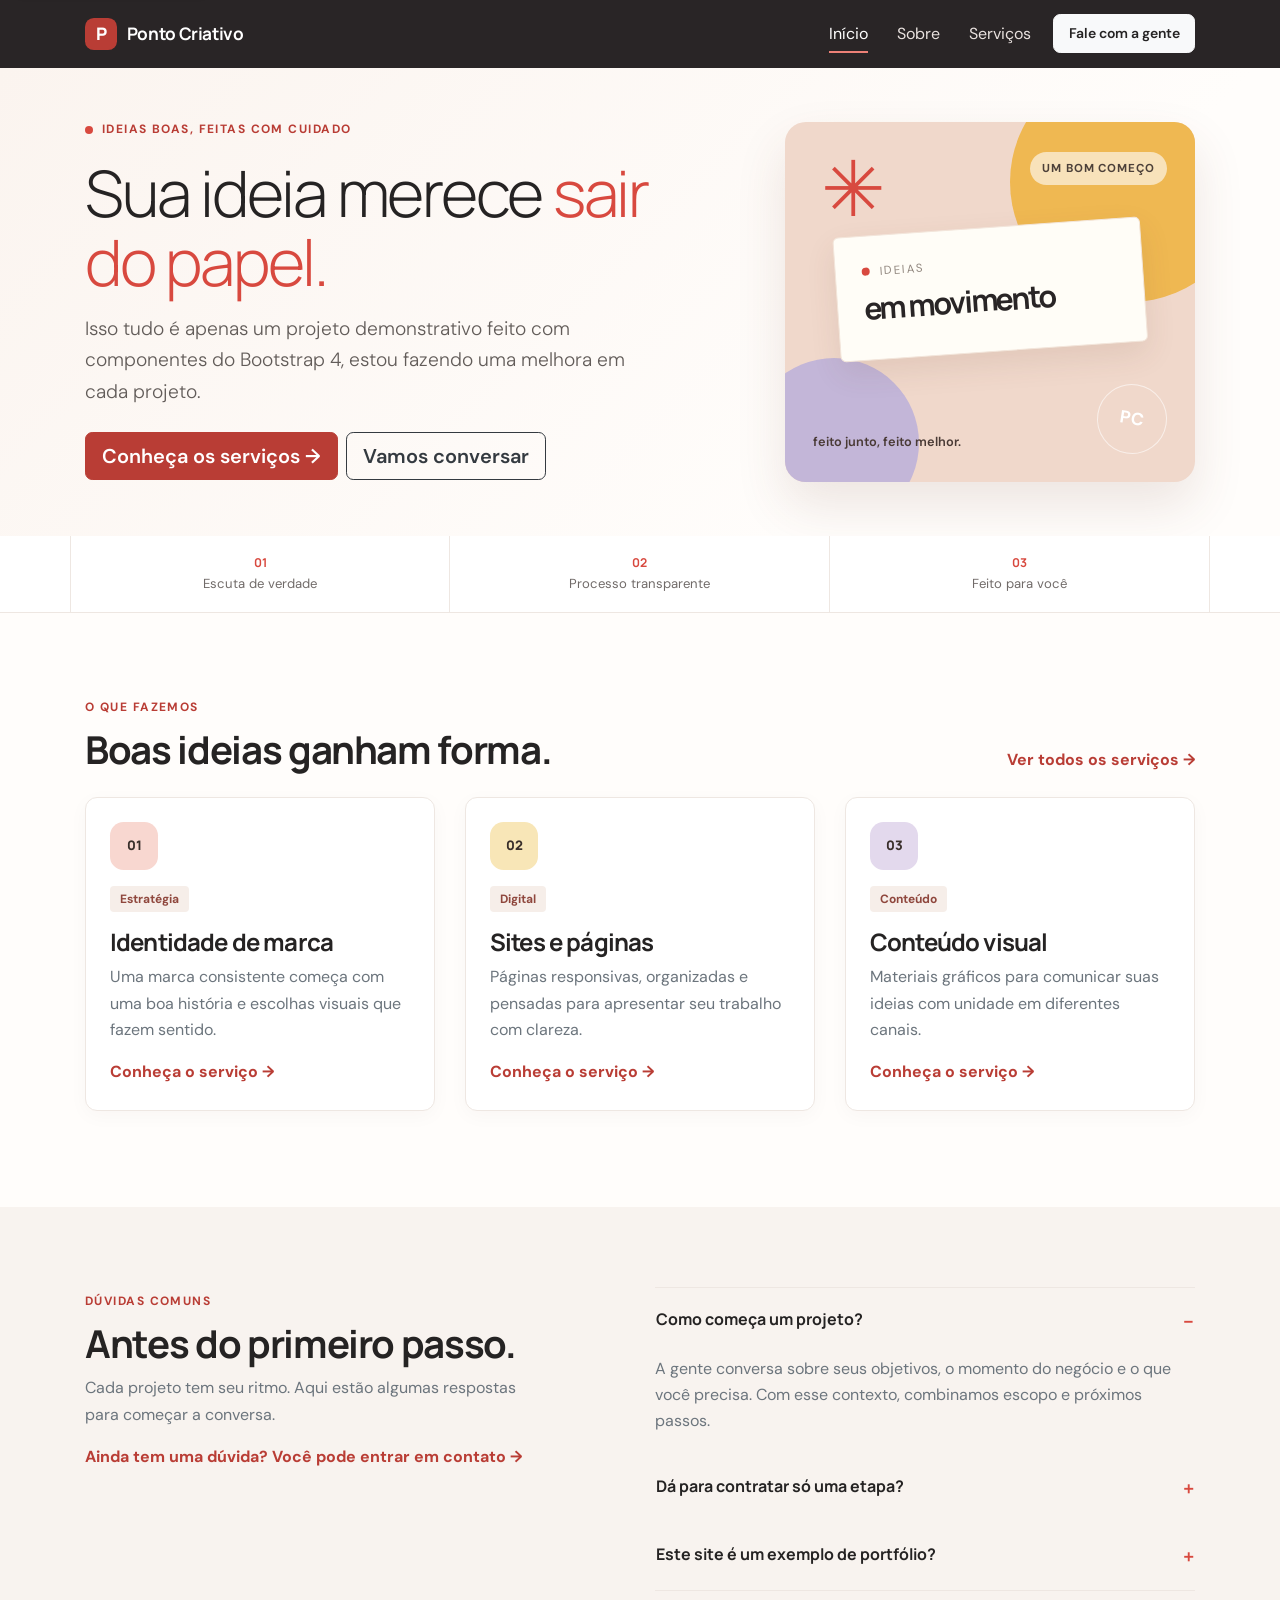
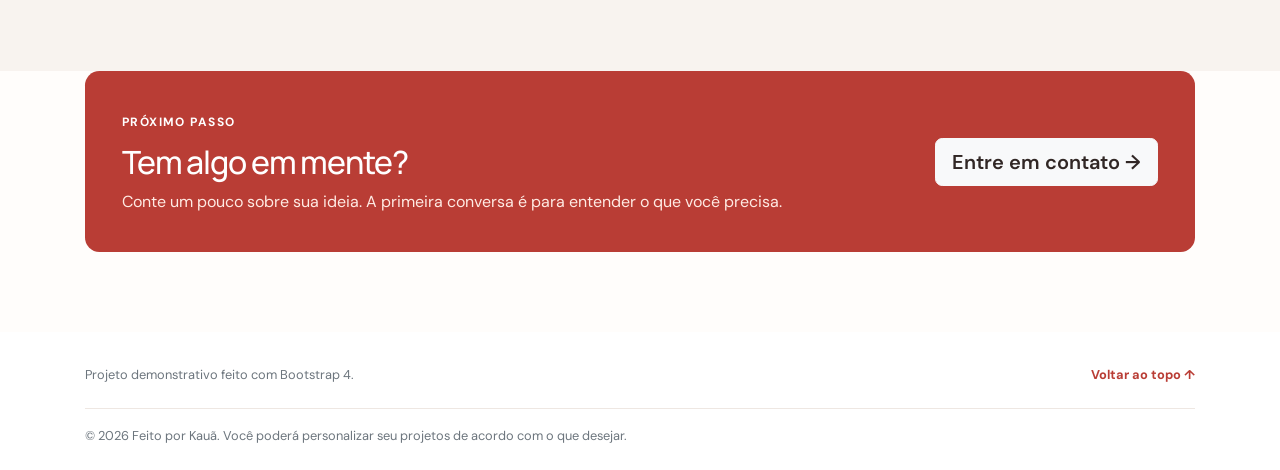
<file: index.html>
<!doctype html>
<html lang="pt-BR">
  <head>
    <meta charset="UTF-8" />
    <meta name="viewport" content="width=device-width, initial-scale=1, shrink-to-fit=no" />
    <meta name="description" content="Um projeto demonstrativo feito com componentes do Bootstrap 4." />
    <title>Início | Ponto Criativo</title>
    <link rel="stylesheet" href="https://cdn.jsdelivr.net/npm/bootstrap@4.6.2/dist/css/bootstrap.min.css" />
    <link rel="stylesheet" href="css/estilos.css" />
  </head>
  <body>
    <a class="skip-link" href="#conteudo">Pular para o conteúdo</a>
    <nav class="navbar navbar-expand-lg navbar-dark site-navbar sticky-top">
      <div class="container">
        <a class="navbar-brand d-flex align-items-center" href="index.html" aria-label="Ponto Criativo - início"
          ><span class="brand-mark" aria-hidden="true">P</span><span>Ponto Criativo</span></a
        >
        <button
          class="navbar-toggler"
          type="button"
          data-toggle="collapse"
          data-target="#navegacao"
          aria-controls="navegacao"
          aria-expanded="false"
          aria-label="Abrir ou fechar menu"
        >
          <span class="navbar-toggler-icon"></span>
        </button>
        <div class="collapse navbar-collapse" id="navegacao">
          <ul class="navbar-nav ml-auto align-items-lg-center">
            <li class="nav-item active">
              <a class="nav-link" href="index.html" aria-current="page"
                >Início <span class="sr-only">(página atual)</span></a
              >
            </li>
            <li class="nav-item"><a class="nav-link" href="sobre.html">Sobre</a></li>
            <li class="nav-item"><a class="nav-link" href="servicos.html">Serviços</a></li>
            <li class="nav-item ml-lg-2">
              <a class="btn btn-sm btn-light nav-cta" href="contato.html">Fale com a gente</a>
            </li>
          </ul>
        </div>
      </div>
    </nav>
    <main id="conteudo">
      <section class="hero-section">
        <div class="container">
          <div class="row align-items-center">
            <div class="col-lg-7 py-5 py-lg-6">
              <span class="eyebrow"><span class="eyebrow-dot"></span> Ideias boas, feitas com cuidado</span>
              <h1 class="display-4 hero-title mt-3">
                Sua ideia merece <span class="text-accent">sair do papel.</span>
              </h1>
              <p class="lead hero-copy mt-3">
                Isso tudo é apenas um projeto demonstrativo feito com componentes do Bootstrap 4, estou fazendo uma melhora em cada projeto.
              </p>
              <div class="d-flex flex-wrap mt-4">
                <a class="btn btn-primary btn-lg mr-2 mb-2" href="servicos.html"
                  >Conheça os serviços <span aria-hidden="true">→</span></a
                ><a class="btn btn-outline-dark btn-lg mb-2" href="contato.html">Vamos conversar</a>
              </div>
            </div>
            <div class="col-lg-5 pb-5 py-lg-5">
              <div class="hero-art" aria-label="Ilustração abstrata com formas coloridas e a palavra ideias" role="img">
                <div class="art-spark" aria-hidden="true">✳</div>
                <div class="art-label">um bom começo</div>
                <div class="art-note"><span class="note-dot"></span> IDEIAS<br /><strong>em movimento</strong></div>
                <div class="art-stamp" aria-hidden="true">PC</div>
                <div class="art-caption">feito junto, feito melhor.</div>
              </div>
            </div>
          </div>
        </div>
      </section>
      <section class="proof-strip" aria-label="Como trabalhamos">
        <div class="container">
          <div class="row text-center">
            <div class="col-4 proof-item"><strong>01</strong><span>Escuta de verdade</span></div>
            <div class="col-4 proof-item"><strong>02</strong><span>Processo transparente</span></div>
            <div class="col-4 proof-item"><strong>03</strong><span>Feito para você</span></div>
          </div>
        </div>
      </section>
      <section class="section-space">
        <div class="container">
          <div class="section-heading d-flex flex-column flex-md-row justify-content-between align-items-md-end mb-4">
            <div>
              <span class="eyebrow">O que fazemos</span>
              <h2 class="section-title mt-2 mb-0">Boas ideias ganham forma.</h2>
            </div>
            <a class="text-link mt-3 mt-md-0" href="servicos.html"
              >Ver todos os serviços <span aria-hidden="true">→</span></a
            >
          </div>
          <div class="row">
            <div class="col-md-4 mb-3">
              <article class="card service-card h-100">
                <div class="card-body p-4">
                  <div class="service-icon icon-coral" aria-hidden="true">01</div>
                  <span class="badge badge-soft mt-3">Estratégia</span>
                  <h3 class="h4 mt-3">Identidade de marca</h3>
                  <p class="card-text text-muted">
                    Uma marca consistente começa com uma boa história e escolhas visuais que fazem sentido.
                  </p>
                  <a class="stretched-link text-link" href="servicos.html#identidade"
                    >Conheça o serviço <span class="sr-only">de identidade de marca</span>
                    <span aria-hidden="true">→</span></a
                  >
                </div>
              </article>
            </div>
            <div class="col-md-4 mb-3">
              <article class="card service-card h-100">
                <div class="card-body p-4">
                  <div class="service-icon icon-yellow" aria-hidden="true">02</div>
                  <span class="badge badge-soft mt-3">Digital</span>
                  <h3 class="h4 mt-3">Sites e páginas</h3>
                  <p class="card-text text-muted">
                    Páginas responsivas, organizadas e pensadas para apresentar seu trabalho com clareza.
                  </p>
                  <a class="stretched-link text-link" href="servicos.html#sites"
                    >Conheça o serviço <span class="sr-only">de criação de sites</span>
                    <span aria-hidden="true">→</span></a
                  >
                </div>
              </article>
            </div>
            <div class="col-md-4 mb-3">
              <article class="card service-card h-100">
                <div class="card-body p-4">
                  <div class="service-icon icon-lilac" aria-hidden="true">03</div>
                  <span class="badge badge-soft mt-3">Conteúdo</span>
                  <h3 class="h4 mt-3">Conteúdo visual</h3>
                  <p class="card-text text-muted">
                    Materiais gráficos para comunicar suas ideias com unidade em diferentes canais.
                  </p>
                  <a class="stretched-link text-link" href="servicos.html#conteudo-visual"
                    >Conheça o serviço <span class="sr-only">de conteúdo visual</span>
                    <span aria-hidden="true">→</span></a
                  >
                </div>
              </article>
            </div>
          </div>
        </div>
      </section>
      <section class="faq-section section-space">
        <div class="container">
          <div class="row justify-content-between">
            <div class="col-lg-5 mb-4 mb-lg-0">
              <span class="eyebrow">Dúvidas comuns</span>
              <h2 class="section-title mt-2">Antes do primeiro passo.</h2>
              <p class="text-muted">
                Cada projeto tem seu ritmo. Aqui estão algumas respostas para começar a conversa.
              </p>
              <a class="text-link" href="contato.html"
                >Ainda tem uma dúvida? Você pode entrar em contato <span aria-hidden="true">→</span></a
              >
            </div>
            <div class="col-lg-6">
              <div id="duvidas" class="accordion">
                <div class="card faq-card">
                  <div class="card-header" id="perguntaUm">
                    <h3 class="mb-0">
                      <button
                        class="btn btn-link faq-toggle"
                        type="button"
                        data-toggle="collapse"
                        data-target="#respostaUm"
                        aria-expanded="true"
                        aria-controls="respostaUm"
                      >
                        Como começa um projeto?
                      </button>
                    </h3>
                  </div>
                  <div id="respostaUm" class="collapse show" aria-labelledby="perguntaUm" data-parent="#duvidas">
                    <div class="card-body text-muted">
                      A gente conversa sobre seus objetivos, o momento do negócio e o que você precisa. Com esse
                      contexto, combinamos escopo e próximos passos.
                    </div>
                  </div>
                </div>
                <div class="card faq-card">
                  <div class="card-header" id="perguntaDois">
                    <h3 class="mb-0">
                      <button
                        class="btn btn-link faq-toggle collapsed"
                        type="button"
                        data-toggle="collapse"
                        data-target="#respostaDois"
                        aria-expanded="false"
                        aria-controls="respostaDois"
                      >
                        Dá para contratar só uma etapa?
                      </button>
                    </h3>
                  </div>
                  <div id="respostaDois" class="collapse" aria-labelledby="perguntaDois" data-parent="#duvidas">
                    <div class="card-body text-muted">
                      Sim. O escopo depende da necessidade. Podemos conversar sobre uma entrega específica ou sobre um
                      trabalho mais completo.
                    </div>
                  </div>
                </div>
                <div class="card faq-card">
                  <div class="card-header" id="perguntaTres">
                    <h3 class="mb-0">
                      <button
                        class="btn btn-link faq-toggle collapsed"
                        type="button"
                        data-toggle="collapse"
                        data-target="#respostaTres"
                        aria-expanded="false"
                        aria-controls="respostaTres"
                      >
                        Este site é um exemplo de portfólio?
                      </button>
                    </h3>
                  </div>
                  <div id="respostaTres" class="collapse" aria-labelledby="perguntaTres" data-parent="#duvidas">
                    <div class="card-body text-muted">
                      Sim. O propósito deste projeto demonstrativo é praticar componentes do Bootstrap.
                    </div>
                  </div>
                </div>
              </div>
            </div>
          </div>
        </div>
      </section>
      <section class="container section-space pt-0">
        <div class="contact-banner d-md-flex align-items-center justify-content-between">
          <div>
            <span class="eyebrow eyebrow-light">Próximo passo</span>
            <h2 class="h2 mt-2 mb-2">Tem algo em mente?</h2>
            <p class="mb-md-0">
              Conte um pouco sobre sua ideia. A primeira conversa é para entender o que você precisa.
            </p>
          </div>
          <a class="btn btn-light btn-lg mt-3 mt-md-0" href="contato.html"
            >Entre em contato <span aria-hidden="true">→</span></a
          >
        </div>
      </section>
    </main>
    <footer class="site-footer">
      <div class="container d-flex flex-column flex-md-row justify-content-between align-items-md-center">
        <p class="small text-muted my-3 my-md-0">Projeto demonstrativo feito com Bootstrap 4.</p>
        <a class="small text-link" href="#conteudo">Voltar ao topo ↑</a>
      </div>
      <div class="container">
        <hr />
        <p class="small text-muted mb-0">
          © <span data-ano-atual>2026</span> Feito por Kauã. Você poderá personalizar seu projetos de acordo com o que desejar.
        </p>
      </div>
    </footer>
    <script src="https://code.jquery.com/jquery-3.5.1.slim.min.js"></script>
    <script src="https://cdn.jsdelivr.net/npm/popper.js@1.16.1/dist/umd/popper.min.js"></script>
    <script src="https://cdn.jsdelivr.net/npm/bootstrap@4.6.2/dist/js/bootstrap.min.js"></script>
    <script src="js/script.js"></script>
  </body>
</html>
</file>
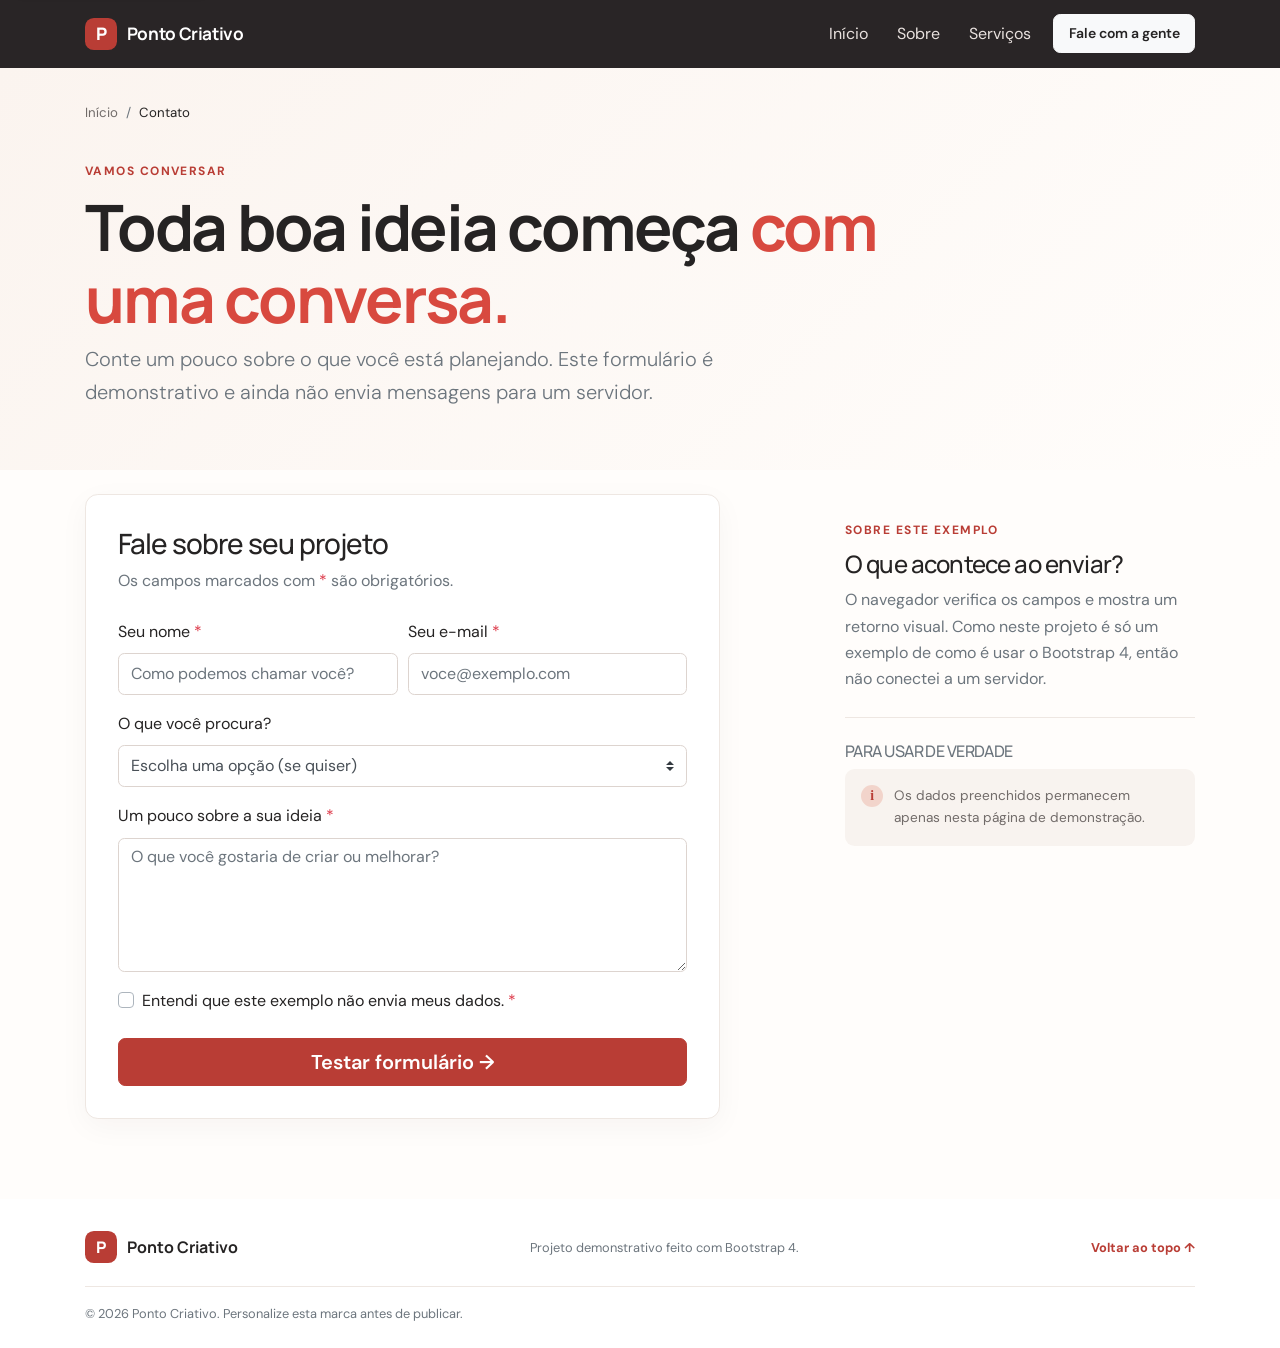
<file: contato.html>
<!doctype html>
<html lang="pt-BR">
  <head>
    <meta charset="UTF-8" />
    <meta name="viewport" content="width=device-width, initial-scale=1, shrink-to-fit=no" />
    <meta name="description" content="Entre em contato pelo formulário demonstrativo do projeto Ponto Criativo." />
    <title>Contato | Ponto Criativo</title>
    <link rel="stylesheet" href="https://cdn.jsdelivr.net/npm/bootstrap@4.6.2/dist/css/bootstrap.min.css" />
    <link rel="stylesheet" href="css/estilos.css" />
  </head>
  <body>
    <a class="skip-link" href="#conteudo">Pular para o conteúdo</a>
    <nav class="navbar navbar-expand-lg navbar-dark site-navbar sticky-top">
      <div class="container">
        <a class="navbar-brand d-flex align-items-center" href="index.html" aria-label="Ponto Criativo - início"
          ><span class="brand-mark" aria-hidden="true">P</span><span>Ponto Criativo</span></a
        ><button
          class="navbar-toggler"
          type="button"
          data-toggle="collapse"
          data-target="#navegacao"
          aria-controls="navegacao"
          aria-expanded="false"
          aria-label="Abrir ou fechar menu"
        >
          <span class="navbar-toggler-icon"></span>
        </button>
        <div class="collapse navbar-collapse" id="navegacao">
          <ul class="navbar-nav ml-auto align-items-lg-center">
            <li class="nav-item"><a class="nav-link" href="index.html">Início</a></li>
            <li class="nav-item"><a class="nav-link" href="sobre.html">Sobre</a></li>
            <li class="nav-item"><a class="nav-link" href="servicos.html">Serviços</a></li>
            <li class="nav-item active ml-lg-2">
              <a class="btn btn-sm btn-light nav-cta" href="contato.html" aria-current="page"
                >Fale com a gente <span class="sr-only">(página atual)</span></a
              >
            </li>
          </ul>
        </div>
      </div>
    </nav>
    <main id="conteudo">
      <header class="page-hero">
        <div class="container">
          <nav aria-label="Navegação estrutural">
            <ol class="breadcrumb">
              <li class="breadcrumb-item"><a href="index.html">Início</a></li>
              <li class="breadcrumb-item active" aria-current="page">Contato</li>
            </ol>
          </nav>
          <span class="eyebrow">Vamos conversar</span>
          <h1 class="page-title mt-2">Toda boa ideia começa <span class="text-accent">com uma conversa.</span></h1>
          <p class="lead text-muted col-lg-8 px-0">
            Conte um pouco sobre o que você está planejando. Este formulário é demonstrativo e ainda não envia mensagens
            para um servidor.
          </p>
        </div>
      </header>
      <section class="container section-space pt-4">
        <div class="row">
          <div class="col-lg-7 mb-4 mb-lg-0">
            <div class="contact-card">
              <h2 class="h3 mb-2">Fale sobre seu projeto</h2>
              <p class="text-muted mb-4">
                Os campos marcados com <span class="text-danger" aria-hidden="true">*</span> são obrigatórios.
              </p>
              <form id="formulario-contato" novalidate>
                <div class="form-row">
                  <div class="form-group col-md-6">
                    <label for="nome">Seu nome <span class="text-danger" aria-hidden="true">*</span></label
                    ><input
                      type="text"
                      class="form-control"
                      id="nome"
                      name="nome"
                      autocomplete="name"
                      placeholder="Como podemos chamar você?"
                      required
                    />
                    <div class="invalid-feedback">Informe seu nome.</div>
                  </div>
                  <div class="form-group col-md-6">
                    <label for="email">Seu e-mail <span class="text-danger" aria-hidden="true">*</span></label
                    ><input
                      type="email"
                      class="form-control"
                      id="email"
                      name="email"
                      autocomplete="email"
                      placeholder="voce@exemplo.com"
                      required
                    />
                    <div class="invalid-feedback">Digite um e-mail válido.</div>
                  </div>
                </div>
                <div class="form-group">
                  <label for="assunto">O que você procura?</label
                  ><select class="custom-select" id="assunto" name="assunto">
                    <option value="" selected>Escolha uma opção (se quiser)</option>
                    <option value="identidade">Identidade visual</option>
                    <option value="site">Site ou página</option>
                    <option value="conteudo">Conteúdo visual</option>
                    <option value="outro">Ainda estou pensando</option>
                  </select>
                </div>
                <div class="form-group">
                  <label for="mensagem"
                    >Um pouco sobre a sua ideia <span class="text-danger" aria-hidden="true">*</span></label
                  ><textarea
                    class="form-control"
                    id="mensagem"
                    name="mensagem"
                    rows="5"
                    placeholder="O que você gostaria de criar ou melhorar?"
                    required
                  ></textarea>
                  <div class="invalid-feedback">Escreva uma breve mensagem para continuar.</div>
                </div>
                <div class="custom-control custom-checkbox mb-4">
                  <input type="checkbox" class="custom-control-input" id="consentimento" required /><label
                    class="custom-control-label"
                    for="consentimento"
                    >Entendi que este exemplo não envia meus dados.
                    <span class="text-danger" aria-hidden="true">*</span></label
                  >
                  <div class="invalid-feedback">Marque esta opção para continuar.</div>
                </div>
                <button class="btn btn-primary btn-lg btn-block" type="submit">
                  Testar formulário <span aria-hidden="true">→</span>
                </button>
                <div
                  id="retorno-formulario"
                  class="alert alert-info mt-3 mb-0 d-none"
                  role="status"
                  aria-live="polite"
                ></div>
              </form>
            </div>
          </div>
          <aside class="col-lg-4 offset-lg-1">
            <div class="contact-aside">
              <span class="eyebrow">Sobre este exemplo</span>
              <h2 class="h4 mt-2">O que acontece ao enviar?</h2>
              <p class="text-muted">
                O navegador verifica os campos e mostra um retorno visual. Como neste projeto é só um exemplo de como é usar o Bootstrap 4, então não conectei a um servidor.
              </p>
              <hr />
              <h3 class="h6 text-uppercase text-muted">Para usar de verdade</h3>
              <div class="aside-tip">
                <span class="aside-tip-mark" aria-hidden="true">i</span
                ><span>Os dados preenchidos permanecem apenas nesta página de demonstração.</span>
              </div>
            </div>
          </aside>
        </div>
      </section>
    </main>
    <footer class="site-footer">
      <div class="container d-flex flex-column flex-md-row justify-content-between align-items-md-center">
        <a class="footer-brand" href="index.html"
          ><span class="brand-mark" aria-hidden="true">P</span> Ponto Criativo</a
        >
        <p class="small text-muted my-3 my-md-0">Projeto demonstrativo feito com Bootstrap 4.</p>
        <a class="small text-link" href="#conteudo">Voltar ao topo ↑</a>
      </div>
      <div class="container">
        <hr />
        <p class="small text-muted mb-0">
          © <span data-ano-atual>2026</span> Ponto Criativo. Personalize esta marca antes de publicar.
        </p>
      </div>
    </footer>
    <script src="https://code.jquery.com/jquery-3.5.1.slim.min.js"></script>
    <script src="https://cdn.jsdelivr.net/npm/popper.js@1.16.1/dist/umd/popper.min.js"></script>
    <script src="https://cdn.jsdelivr.net/npm/bootstrap@4.6.2/dist/js/bootstrap.min.js"></script>
    <script src="js/script.js"></script>
  </body>
</html>
</file>
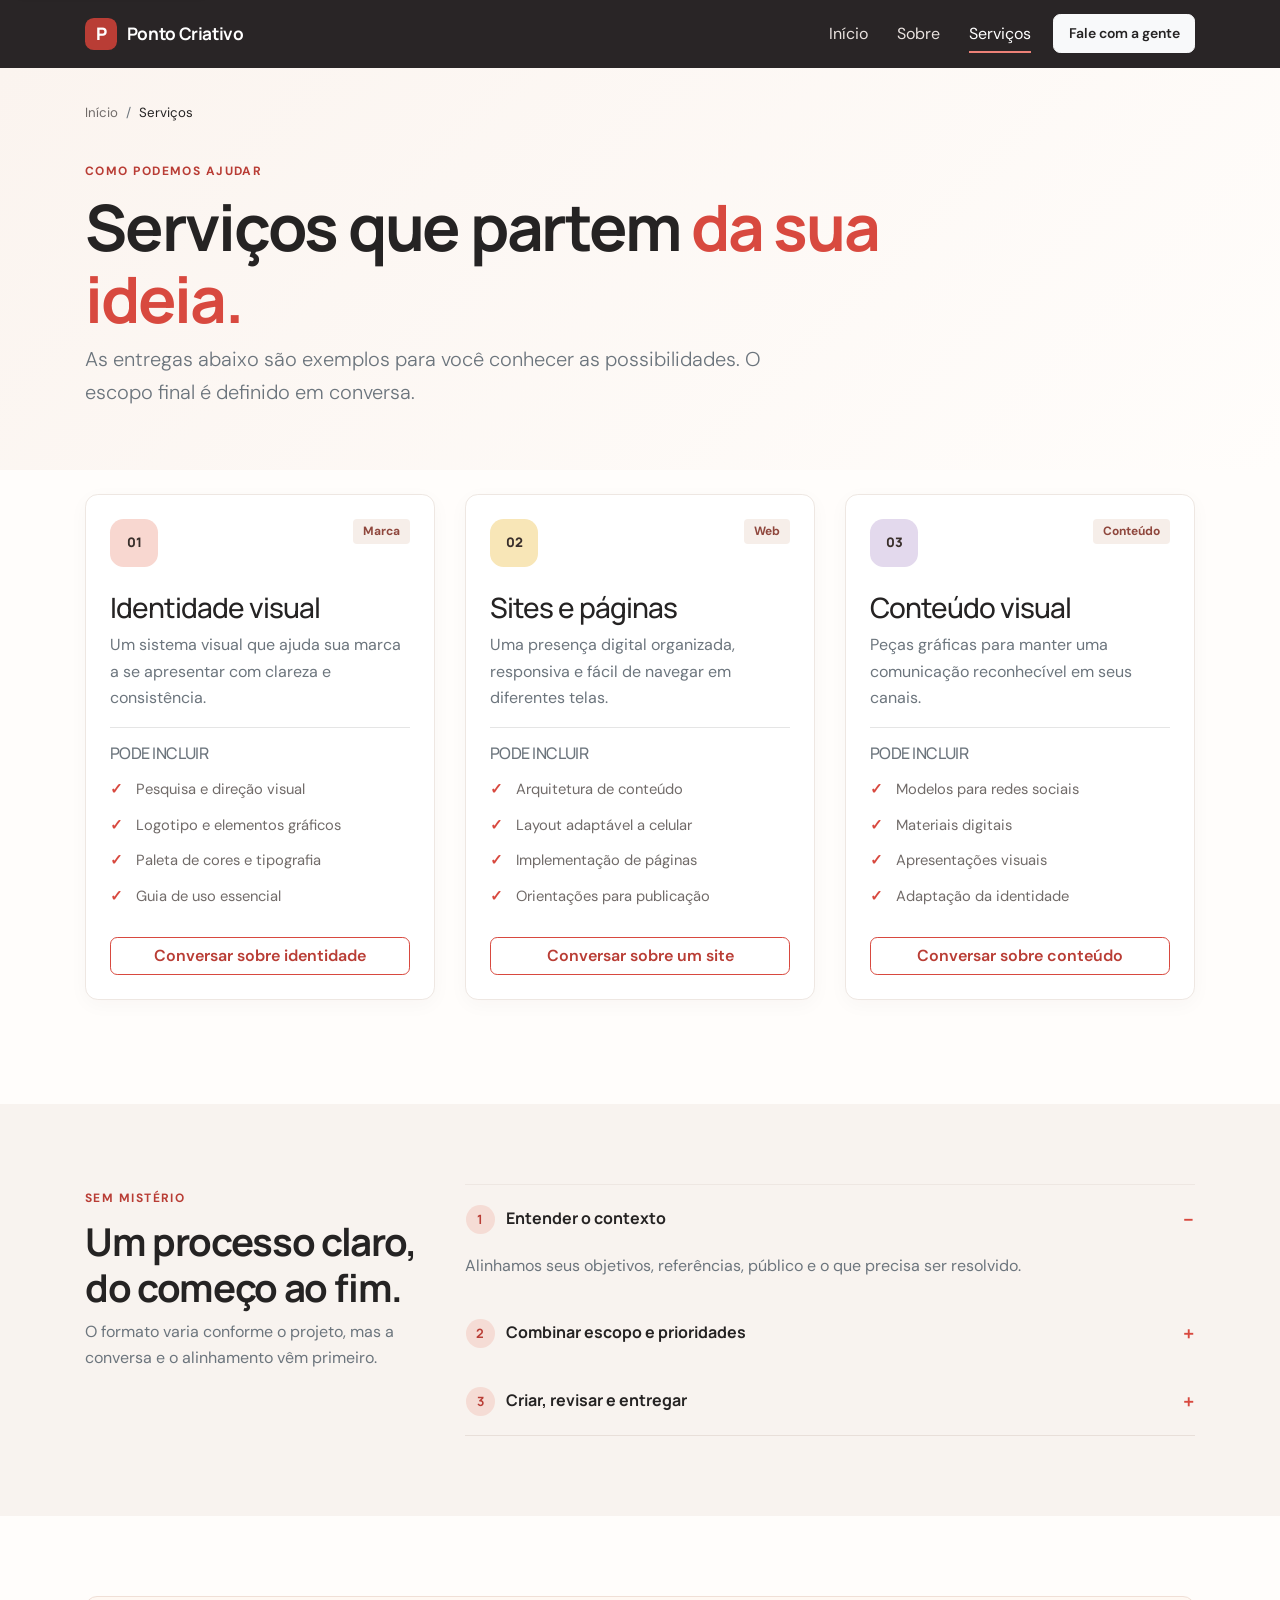
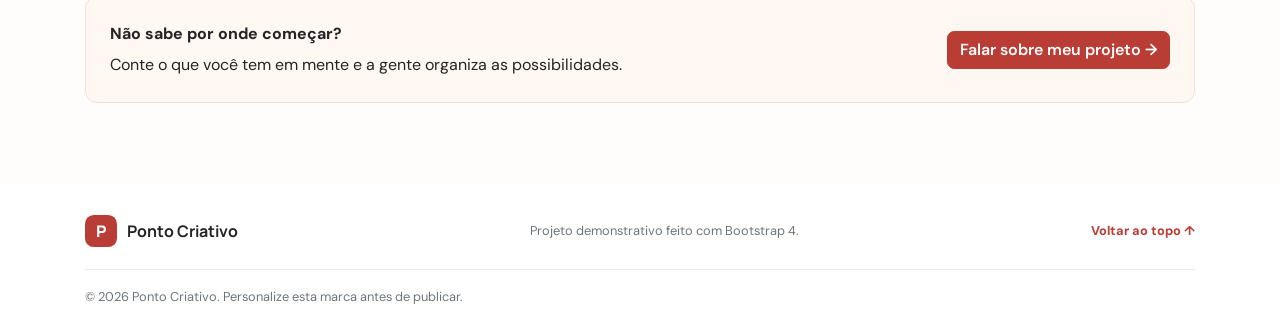
<file: servicos.html>
<!doctype html>
<html lang="pt-BR">
  <head>
    <meta charset="UTF-8" />
    <meta name="viewport" content="width=device-width, initial-scale=1, shrink-to-fit=no" />
    <meta name="description" content="Conheça os serviços demonstrativos de identidade visual, sites e conteúdo." />
    <title>Serviços | Ponto Criativo</title>
    <link rel="stylesheet" href="https://cdn.jsdelivr.net/npm/bootstrap@4.6.2/dist/css/bootstrap.min.css" />
    <link rel="stylesheet" href="css/estilos.css" />
  </head>
  <body>
    <a class="skip-link" href="#conteudo">Pular para o conteúdo</a>
    <nav class="navbar navbar-expand-lg navbar-dark site-navbar sticky-top">
      <div class="container">
        <a class="navbar-brand d-flex align-items-center" href="index.html" aria-label="Ponto Criativo - início"
          ><span class="brand-mark" aria-hidden="true">P</span><span>Ponto Criativo</span></a
        ><button
          class="navbar-toggler"
          type="button"
          data-toggle="collapse"
          data-target="#navegacao"
          aria-controls="navegacao"
          aria-expanded="false"
          aria-label="Abrir ou fechar menu"
        >
          <span class="navbar-toggler-icon"></span>
        </button>
        <div class="collapse navbar-collapse" id="navegacao">
          <ul class="navbar-nav ml-auto align-items-lg-center">
            <li class="nav-item"><a class="nav-link" href="index.html">Início</a></li>
            <li class="nav-item"><a class="nav-link" href="sobre.html">Sobre</a></li>
            <li class="nav-item active">
              <a class="nav-link" href="servicos.html" aria-current="page"
                >Serviços <span class="sr-only">(página atual)</span></a
              >
            </li>
            <li class="nav-item ml-lg-2">
              <a class="btn btn-sm btn-light nav-cta" href="contato.html">Fale com a gente</a>
            </li>
          </ul>
        </div>
      </div>
    </nav>
    <main id="conteudo">
      <header class="page-hero">
        <div class="container">
          <nav aria-label="Navegação estrutural">
            <ol class="breadcrumb">
              <li class="breadcrumb-item"><a href="index.html">Início</a></li>
              <li class="breadcrumb-item active" aria-current="page">Serviços</li>
            </ol>
          </nav>
          <span class="eyebrow">Como podemos ajudar</span>
          <h1 class="page-title mt-2">Serviços que partem <span class="text-accent">da sua ideia.</span></h1>
          <p class="lead text-muted col-lg-8 px-0">
            As entregas abaixo são exemplos para você conhecer as possibilidades. O escopo final é definido em conversa.
          </p>
        </div>
      </header>
      <section class="container section-space pt-4">
        <div class="row">
          <div class="col-lg-4 mb-4" id="identidade">
            <article class="card service-detail h-100">
              <div class="card-body p-4">
                <div class="d-flex justify-content-between align-items-start">
                  <div class="service-icon icon-coral" aria-hidden="true">01</div>
                  <span class="badge badge-soft">Marca</span>
                </div>
                <h2 class="h3 mt-4">Identidade visual</h2>
                <p class="text-muted">
                  Um sistema visual que ajuda sua marca a se apresentar com clareza e consistência.
                </p>
                <hr />
                <h3 class="h6 text-uppercase text-muted">Pode incluir</h3>
                <ul class="list-unstyled service-list">
                  <li>Pesquisa e direção visual</li>
                  <li>Logotipo e elementos gráficos</li>
                  <li>Paleta de cores e tipografia</li>
                  <li>Guia de uso essencial</li>
                </ul>
                <a class="btn btn-outline-primary btn-block mt-4" href="contato.html?assunto=identidade"
                  >Conversar sobre identidade</a
                >
              </div>
            </article>
          </div>
          <div class="col-lg-4 mb-4" id="sites">
            <article class="card service-detail h-100">
              <div class="card-body p-4">
                <div class="d-flex justify-content-between align-items-start">
                  <div class="service-icon icon-yellow" aria-hidden="true">02</div>
                  <span class="badge badge-soft">Web</span>
                </div>
                <h2 class="h3 mt-4">Sites e páginas</h2>
                <p class="text-muted">
                  Uma presença digital organizada, responsiva e fácil de navegar em diferentes telas.
                </p>
                <hr />
                <h3 class="h6 text-uppercase text-muted">Pode incluir</h3>
                <ul class="list-unstyled service-list">
                  <li>Arquitetura de conteúdo</li>
                  <li>Layout adaptável a celular</li>
                  <li>Implementação de páginas</li>
                  <li>Orientações para publicação</li>
                </ul>
                <a class="btn btn-outline-primary btn-block mt-4" href="contato.html?assunto=site"
                  >Conversar sobre um site</a
                >
              </div>
            </article>
          </div>
          <div class="col-lg-4 mb-4" id="conteudo-visual">
            <article class="card service-detail h-100">
              <div class="card-body p-4">
                <div class="d-flex justify-content-between align-items-start">
                  <div class="service-icon icon-lilac" aria-hidden="true">03</div>
                  <span class="badge badge-soft">Conteúdo</span>
                </div>
                <h2 class="h3 mt-4">Conteúdo visual</h2>
                <p class="text-muted">Peças gráficas para manter uma comunicação reconhecível em seus canais.</p>
                <hr />
                <h3 class="h6 text-uppercase text-muted">Pode incluir</h3>
                <ul class="list-unstyled service-list">
                  <li>Modelos para redes sociais</li>
                  <li>Materiais digitais</li>
                  <li>Apresentações visuais</li>
                  <li>Adaptação da identidade</li>
                </ul>
                <a class="btn btn-outline-primary btn-block mt-4" href="contato.html?assunto=conteudo"
                  >Conversar sobre conteúdo</a
                >
              </div>
            </article>
          </div>
        </div>
      </section>
      <section class="process-section section-space">
        <div class="container">
          <div class="row align-items-start">
            <div class="col-lg-4 mb-4">
              <span class="eyebrow">Sem mistério</span>
              <h2 class="section-title mt-2">Um processo claro, do começo ao fim.</h2>
              <p class="text-muted">O formato varia conforme o projeto, mas a conversa e o alinhamento vêm primeiro.</p>
            </div>
            <div class="col-lg-8">
              <div id="processo" class="accordion process-accordion">
                <div class="card">
                  <div class="card-header" id="etapaUm">
                    <h3 class="mb-0">
                      <button
                        class="btn btn-link faq-toggle"
                        type="button"
                        data-toggle="collapse"
                        data-target="#etapaConteudoUm"
                        aria-expanded="true"
                        aria-controls="etapaConteudoUm"
                      >
                        <span class="step-number">1</span> Entender o contexto
                      </button>
                    </h3>
                  </div>
                  <div id="etapaConteudoUm" class="collapse show" aria-labelledby="etapaUm" data-parent="#processo">
                    <div class="card-body text-muted">
                      Alinhamos seus objetivos, referências, público e o que precisa ser resolvido.
                    </div>
                  </div>
                </div>
                <div class="card">
                  <div class="card-header" id="etapaDois">
                    <h3 class="mb-0">
                      <button
                        class="btn btn-link faq-toggle collapsed"
                        type="button"
                        data-toggle="collapse"
                        data-target="#etapaConteudoDois"
                        aria-expanded="false"
                        aria-controls="etapaConteudoDois"
                      >
                        <span class="step-number">2</span> Combinar escopo e prioridades
                      </button>
                    </h3>
                  </div>
                  <div id="etapaConteudoDois" class="collapse" aria-labelledby="etapaDois" data-parent="#processo">
                    <div class="card-body text-muted">
                      Definimos o que será feito, quais materiais são necessários e como organizar as etapas.
                    </div>
                  </div>
                </div>
                <div class="card">
                  <div class="card-header" id="etapaTres">
                    <h3 class="mb-0">
                      <button
                        class="btn btn-link faq-toggle collapsed"
                        type="button"
                        data-toggle="collapse"
                        data-target="#etapaConteudoTres"
                        aria-expanded="false"
                        aria-controls="etapaConteudoTres"
                      >
                        <span class="step-number">3</span> Criar, revisar e entregar
                      </button>
                    </h3>
                  </div>
                  <div id="etapaConteudoTres" class="collapse" aria-labelledby="etapaTres" data-parent="#processo">
                    <div class="card-body text-muted">
                      O trabalho avança com pontos de revisão combinados e uma entrega organizada ao final.
                    </div>
                  </div>
                </div>
              </div>
            </div>
          </div>
        </div>
      </section>
      <section class="container section-space">
        <div class="alert alert-note d-md-flex align-items-center justify-content-between mb-0" role="note">
          <div>
            <strong>Não sabe por onde começar?</strong>
            <p class="mb-md-0 mt-1">Conte o que você tem em mente e a gente organiza as possibilidades.</p>
          </div>
          <a class="btn btn-primary mt-3 mt-md-0" href="contato.html"
            >Falar sobre meu projeto <span aria-hidden="true">→</span></a
          >
        </div>
      </section>
    </main>
    <footer class="site-footer">
      <div class="container d-flex flex-column flex-md-row justify-content-between align-items-md-center">
        <a class="footer-brand" href="index.html"
          ><span class="brand-mark" aria-hidden="true">P</span> Ponto Criativo</a
        >
        <p class="small text-muted my-3 my-md-0">Projeto demonstrativo feito com Bootstrap 4.</p>
        <a class="small text-link" href="#conteudo">Voltar ao topo ↑</a>
      </div>
      <div class="container">
        <hr />
        <p class="small text-muted mb-0">
          © <span data-ano-atual>2026</span> Ponto Criativo. Personalize esta marca antes de publicar.
        </p>
      </div>
    </footer>
    <script src="https://code.jquery.com/jquery-3.5.1.slim.min.js"></script>
    <script src="https://cdn.jsdelivr.net/npm/popper.js@1.16.1/dist/umd/popper.min.js"></script>
    <script src="https://cdn.jsdelivr.net/npm/bootstrap@4.6.2/dist/js/bootstrap.min.js"></script>
    <script src="js/script.js"></script>
  </body>
</html>
</file>
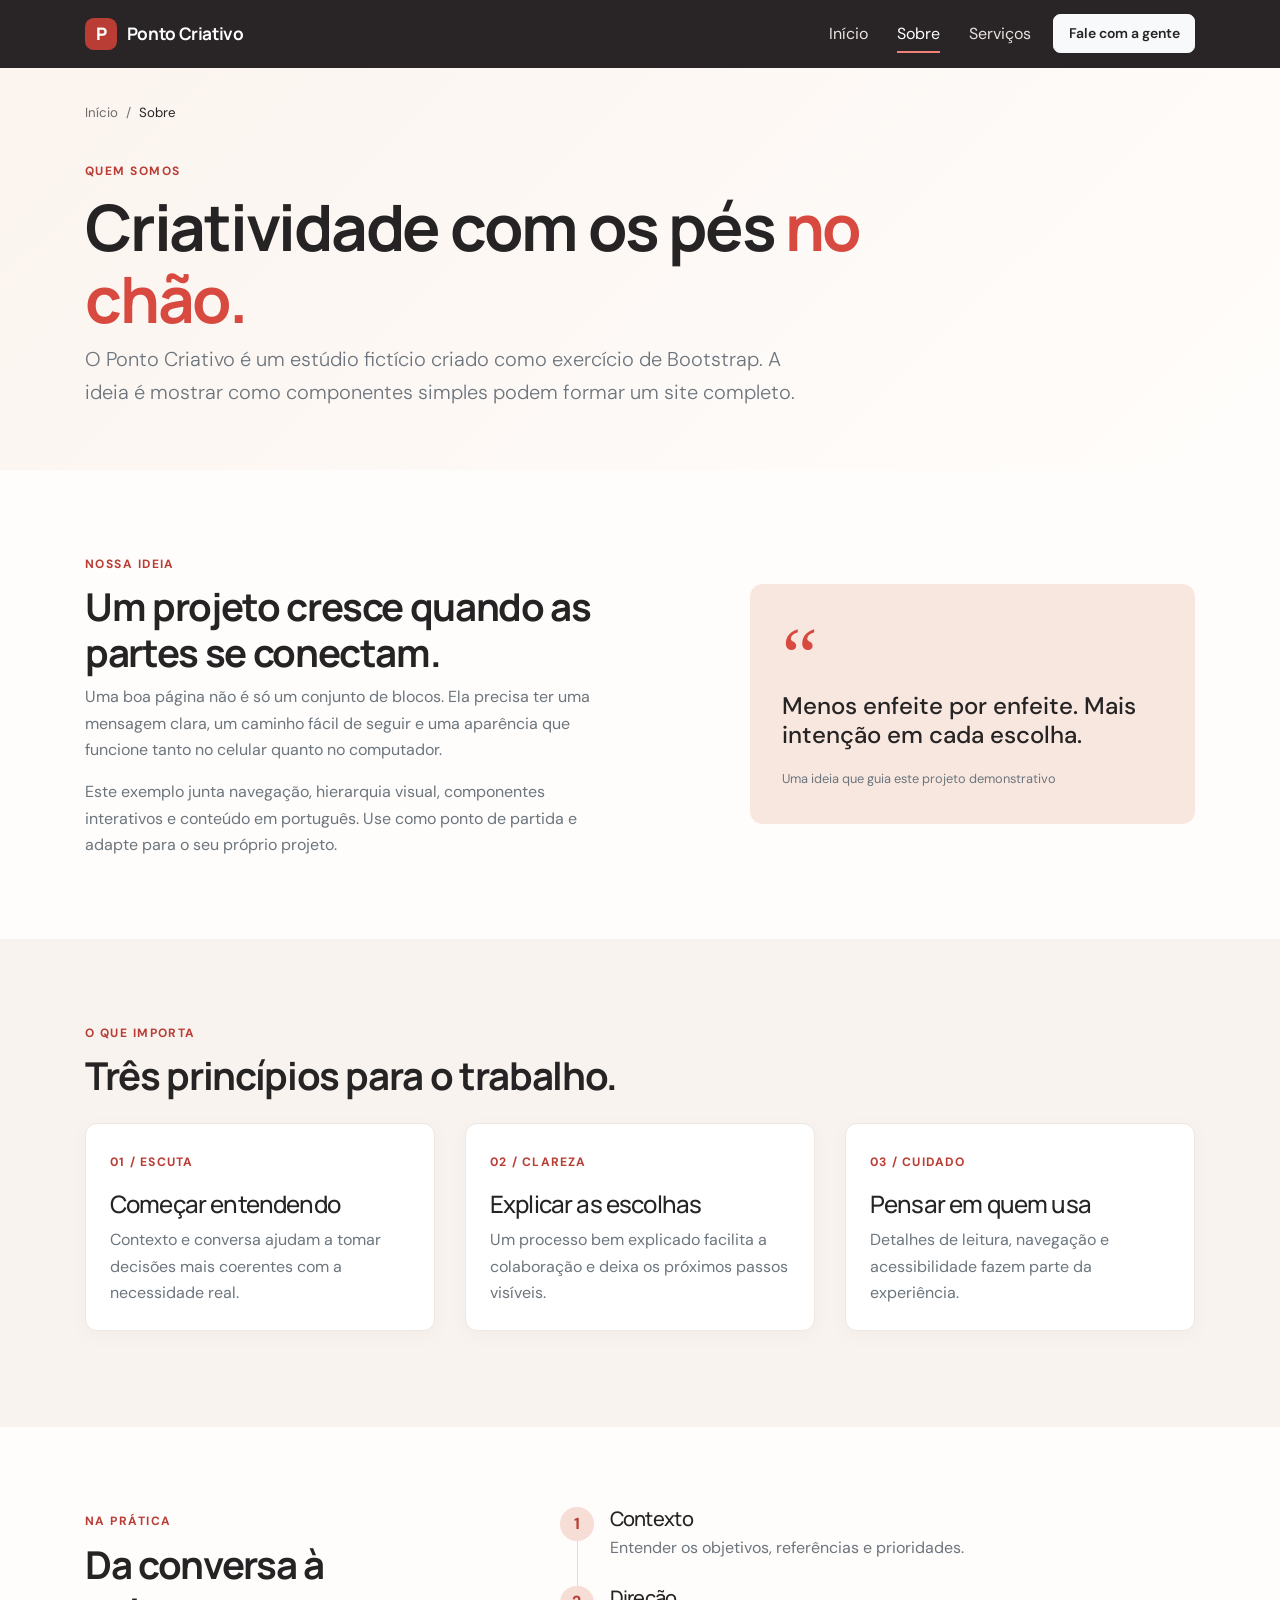
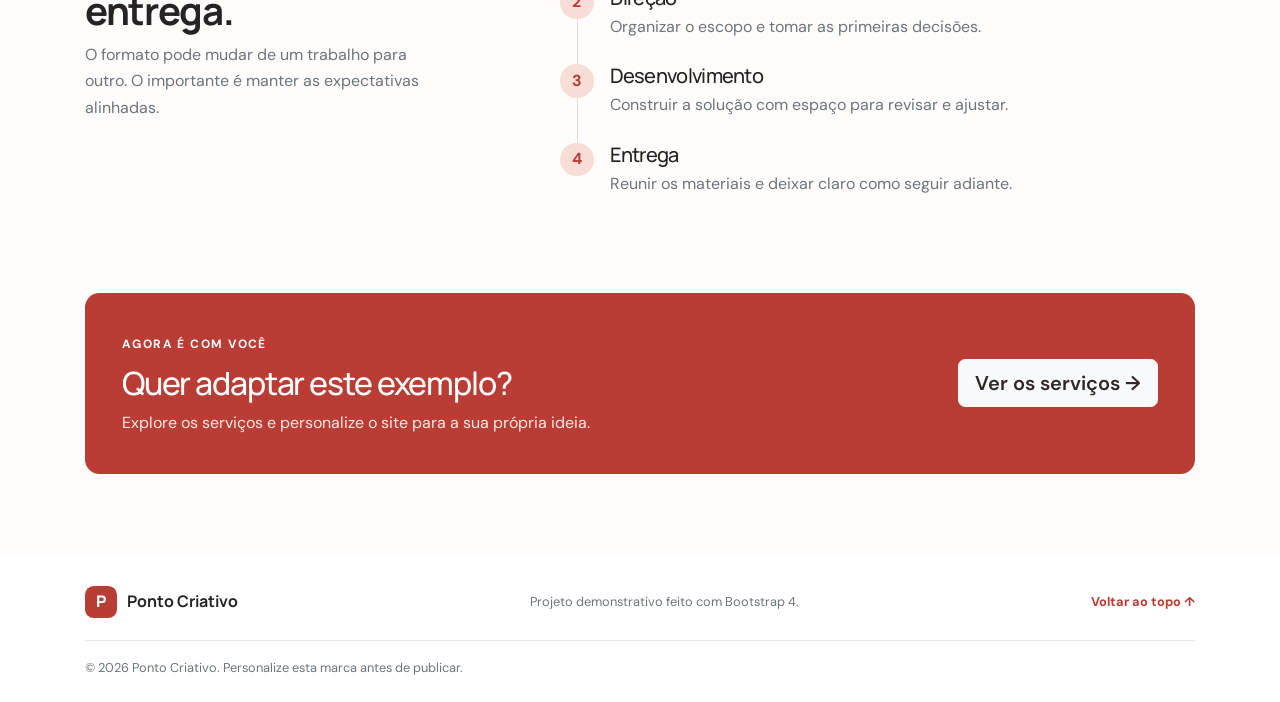
<file: sobre.html>
<!doctype html>
<html lang="pt-BR">
  <head>
    <meta charset="UTF-8" />
    <meta name="viewport" content="width=device-width, initial-scale=1, shrink-to-fit=no" />
    <meta
      name="description"
      content="Conheça o conceito e o processo por trás do projeto demonstrativo Ponto Criativo."
    />
    <title>Sobre | Ponto Criativo</title>
    <link rel="stylesheet" href="https://cdn.jsdelivr.net/npm/bootstrap@4.6.2/dist/css/bootstrap.min.css" />
    <link rel="stylesheet" href="css/estilos.css" />
  </head>
  <body>
    <a class="skip-link" href="#conteudo">Pular para o conteúdo</a>
    <nav class="navbar navbar-expand-lg navbar-dark site-navbar sticky-top">
      <div class="container">
        <a class="navbar-brand d-flex align-items-center" href="index.html" aria-label="Ponto Criativo - início"
          ><span class="brand-mark" aria-hidden="true">P</span><span>Ponto Criativo</span></a
        ><button
          class="navbar-toggler"
          type="button"
          data-toggle="collapse"
          data-target="#navegacao"
          aria-controls="navegacao"
          aria-expanded="false"
          aria-label="Abrir ou fechar menu"
        >
          <span class="navbar-toggler-icon"></span>
        </button>
        <div class="collapse navbar-collapse" id="navegacao">
          <ul class="navbar-nav ml-auto align-items-lg-center">
            <li class="nav-item"><a class="nav-link" href="index.html">Início</a></li>
            <li class="nav-item active">
              <a class="nav-link" href="sobre.html" aria-current="page"
                >Sobre <span class="sr-only">(página atual)</span></a
              >
            </li>
            <li class="nav-item"><a class="nav-link" href="servicos.html">Serviços</a></li>
            <li class="nav-item ml-lg-2">
              <a class="btn btn-sm btn-light nav-cta" href="contato.html">Fale com a gente</a>
            </li>
          </ul>
        </div>
      </div>
    </nav>
    <main id="conteudo">
      <header class="page-hero">
        <div class="container">
          <nav aria-label="Navegação estrutural">
            <ol class="breadcrumb">
              <li class="breadcrumb-item"><a href="index.html">Início</a></li>
              <li class="breadcrumb-item active" aria-current="page">Sobre</li>
            </ol>
          </nav>
          <span class="eyebrow">Quem somos</span>
          <h1 class="page-title mt-2">Criatividade com os pés <span class="text-accent">no chão.</span></h1>
          <p class="lead text-muted col-lg-8 px-0">
            O Ponto Criativo é um estúdio fictício criado como exercício de Bootstrap. A ideia é mostrar como
            componentes simples podem formar um site completo.
          </p>
        </div>
      </header>
      <section class="container section-space">
        <div class="row align-items-center">
          <div class="col-lg-6 mb-4 mb-lg-0">
            <span class="eyebrow">Nossa ideia</span>
            <h2 class="section-title mt-2">Um projeto cresce quando as partes se conectam.</h2>
            <p class="text-muted">
              Uma boa página não é só um conjunto de blocos. Ela precisa ter uma mensagem clara, um caminho fácil de
              seguir e uma aparência que funcione tanto no celular quanto no computador.
            </p>
            <p class="text-muted mb-0">
              Este exemplo junta navegação, hierarquia visual, componentes interativos e conteúdo em português. Use como
              ponto de partida e adapte para o seu próprio projeto.
            </p>
          </div>
          <div class="col-lg-5 offset-lg-1">
            <div class="about-note">
              <span class="about-note-mark" aria-hidden="true">“</span>
              <p class="h4 mb-3">Menos enfeite por enfeite. Mais intenção em cada escolha.</p>
              <span class="small text-muted">Uma ideia que guia este projeto demonstrativo</span>
            </div>
          </div>
        </div>
      </section>
      <section class="values-section section-space">
        <div class="container">
          <div class="mb-4">
            <span class="eyebrow">O que importa</span>
            <h2 class="section-title mt-2">Três princípios para o trabalho.</h2>
          </div>
          <div class="row">
            <div class="col-md-4 mb-3">
              <article class="card value-card h-100">
                <div class="card-body p-4">
                  <span class="value-number">01 / Escuta</span>
                  <h3 class="h4 mt-3">Começar entendendo</h3>
                  <p class="text-muted mb-0">
                    Contexto e conversa ajudam a tomar decisões mais coerentes com a necessidade real.
                  </p>
                </div>
              </article>
            </div>
            <div class="col-md-4 mb-3">
              <article class="card value-card h-100">
                <div class="card-body p-4">
                  <span class="value-number">02 / Clareza</span>
                  <h3 class="h4 mt-3">Explicar as escolhas</h3>
                  <p class="text-muted mb-0">
                    Um processo bem explicado facilita a colaboração e deixa os próximos passos visíveis.
                  </p>
                </div>
              </article>
            </div>
            <div class="col-md-4 mb-3">
              <article class="card value-card h-100">
                <div class="card-body p-4">
                  <span class="value-number">03 / Cuidado</span>
                  <h3 class="h4 mt-3">Pensar em quem usa</h3>
                  <p class="text-muted mb-0">
                    Detalhes de leitura, navegação e acessibilidade fazem parte da experiência.
                  </p>
                </div>
              </article>
            </div>
          </div>
        </div>
      </section>
      <section class="container section-space">
        <div class="row justify-content-between">
          <div class="col-lg-4 mb-4">
            <span class="eyebrow">Na prática</span>
            <h2 class="section-title mt-2">Da conversa à entrega.</h2>
            <p class="text-muted">
              O formato pode mudar de um trabalho para outro. O importante é manter as expectativas alinhadas.
            </p>
          </div>
          <div class="col-lg-7">
            <ul class="list-unstyled timeline-list">
              <li>
                <span class="timeline-marker">1</span>
                <div>
                  <h3 class="h5">Contexto</h3>
                  <p class="text-muted">Entender os objetivos, referências e prioridades.</p>
                </div>
              </li>
              <li>
                <span class="timeline-marker">2</span>
                <div>
                  <h3 class="h5">Direção</h3>
                  <p class="text-muted">Organizar o escopo e tomar as primeiras decisões.</p>
                </div>
              </li>
              <li>
                <span class="timeline-marker">3</span>
                <div>
                  <h3 class="h5">Desenvolvimento</h3>
                  <p class="text-muted">Construir a solução com espaço para revisar e ajustar.</p>
                </div>
              </li>
              <li>
                <span class="timeline-marker">4</span>
                <div>
                  <h3 class="h5">Entrega</h3>
                  <p class="text-muted">Reunir os materiais e deixar claro como seguir adiante.</p>
                </div>
              </li>
            </ul>
          </div>
        </div>
      </section>
      <section class="container section-space pt-0">
        <div class="contact-banner d-md-flex align-items-center justify-content-between">
          <div>
            <span class="eyebrow eyebrow-light">Agora é com você</span>
            <h2 class="h2 mt-2 mb-2">Quer adaptar este exemplo?</h2>
            <p class="mb-md-0">Explore os serviços e personalize o site para a sua própria ideia.</p>
          </div>
          <a class="btn btn-light btn-lg mt-3 mt-md-0" href="servicos.html"
            >Ver os serviços <span aria-hidden="true">→</span></a
          >
        </div>
      </section>
    </main>
    <footer class="site-footer">
      <div class="container d-flex flex-column flex-md-row justify-content-between align-items-md-center">
        <a class="footer-brand" href="index.html"
          ><span class="brand-mark" aria-hidden="true">P</span> Ponto Criativo</a
        >
        <p class="small text-muted my-3 my-md-0">Projeto demonstrativo feito com Bootstrap 4.</p>
        <a class="small text-link" href="#conteudo">Voltar ao topo ↑</a>
      </div>
      <div class="container">
        <hr />
        <p class="small text-muted mb-0">
          © <span data-ano-atual>2026</span> Ponto Criativo. Personalize esta marca antes de publicar.
        </p>
      </div>
    </footer>
    <script src="https://code.jquery.com/jquery-3.5.1.slim.min.js"></script>
    <script src="https://cdn.jsdelivr.net/npm/popper.js@1.16.1/dist/umd/popper.min.js"></script>
    <script src="https://cdn.jsdelivr.net/npm/bootstrap@4.6.2/dist/js/bootstrap.min.js"></script>
    <script src="js/script.js"></script>
  </body>
</html>
</file>
<file: css/estilos.css>
@import url("https://fonts.googleapis.com/css2?family=DM+Sans:wght@400;500;600;700&family=Manrope:wght@500;600;700;800&display=swap");
:root {
  --ink: #252323;
  --muted: #716b69;
  --accent: #d8493f;
  --accent-dark: #b93d35;
  --paper: #fffdfb;
  --soft: #f8f3ef;
  --line: #eee7e2;
}
html {
  scroll-behavior: smooth;
}
body {
  color: var(--ink);
  background: var(--paper);
  font-family: "DM Sans", sans-serif;
  line-height: 1.65;
}
h1,
h2,
h3,
h4,
h5,
h6,
.navbar-brand {
  font-family: "Manrope", sans-serif;
  font-weight: 700;
  letter-spacing: -0.035em;
}
a {
  color: var(--accent-dark);
}
a:hover {
  color: #8f302b;
}
:focus-visible {
  outline: 3px solid #f2b84b;
  outline-offset: 3px;
}
.skip-link {
  position: absolute;
  z-index: 2000;
  top: -60px;
  left: 1rem;
  padding: 0.55rem 0.9rem;
  background: #fff;
  color: var(--ink);
  border-radius: 0.35rem;
  box-shadow: 0 4px 16px #0002;
}
.skip-link:focus {
  top: 0.75rem;
}
.site-navbar {
  background: #292526;
  padding: 0.8rem 0;
}
.navbar-brand {
  font-size: 1.08rem;
  letter-spacing: -0.02em;
}
.brand-mark {
  display: inline-flex;
  width: 2rem;
  height: 2rem;
  align-items: center;
  justify-content: center;
  border-radius: 0.55rem;
  margin-right: 0.6rem;
  background: var(--accent-dark);
  color: #fff;
  font-family: "Manrope", sans-serif;
  font-weight: 800;
}
.site-navbar .nav-link {
  color: #e9e2df !important;
  padding-left: 0.9rem !important;
  padding-right: 0.9rem !important;
}
.site-navbar .nav-link:hover,
.site-navbar .nav-item.active .nav-link {
  color: #fff !important;
}
.site-navbar .nav-item.active .nav-link {
  position: relative;
}
.site-navbar .nav-item.active:not(:last-child) .nav-link:after {
  position: absolute;
  content: "";
  left: 0.9rem;
  right: 0.9rem;
  bottom: 0.12rem;
  height: 2px;
  background: #ed8177;
}
.nav-cta {
  color: var(--ink);
  font-weight: 700;
  border-radius: 0.45rem;
  padding: 0.5rem 0.9rem;
}
.nav-cta:hover {
  color: var(--accent-dark);
}
.hero-section {
  overflow: hidden;
  background: linear-gradient(135deg, #fbf4ef 0%, #fffdfb 72%);
}
.py-lg-6 {
  padding-top: 5.5rem;
  padding-bottom: 5.5rem;
}
.eyebrow {
  color: var(--accent-dark);
  display: inline-flex;
  align-items: center;
  font-size: 0.75rem;
  font-weight: 700;
  letter-spacing: 0.12em;
  text-transform: uppercase;
}
.eyebrow-dot {
  height: 0.5rem;
  width: 0.5rem;
  display: inline-block;
  border-radius: 50%;
  margin-right: 0.55rem;
  background: var(--accent);
}
.hero-title {
  max-width: 680px;
  font-size: clamp(2.5rem, 5vw, 4.6rem);
  line-height: 1.08;
}
.text-accent {
  color: var(--accent);
}
.hero-copy {
  max-width: 570px;
  color: #625c59;
  font-size: 1.2rem;
}
.btn {
  font-weight: 600;
  border-radius: 0.45rem;
}
.btn-primary {
  background: var(--accent-dark);
  border-color: var(--accent-dark);
}
.btn-primary:hover,
.btn-primary:focus {
  background: var(--accent-dark);
  border-color: var(--accent-dark);
}
.btn-outline-primary {
  color: var(--accent-dark);
  border-color: var(--accent);
}
.btn-outline-primary:hover {
  background: var(--accent-dark);
  border-color: var(--accent-dark);
}
.hero-art {
  position: relative;
  min-height: 360px;
  margin-left: auto;
  max-width: 410px;
  overflow: hidden;
  border-radius: 1.3rem;
  background: #f0d8cb;
  box-shadow: 0 24px 50px #713c3020;
}
.hero-art:before {
  position: absolute;
  content: "";
  width: 240px;
  height: 240px;
  border-radius: 50%;
  top: -60px;
  right: -55px;
  background: #efb852;
}
.hero-art:after {
  position: absolute;
  content: "";
  width: 170px;
  height: 170px;
  border-radius: 50%;
  left: -36px;
  bottom: -46px;
  background: #c3b6d8;
}
.art-spark {
  position: absolute;
  z-index: 1;
  top: 30px;
  left: 36px;
  color: var(--accent);
  font-size: 4.8rem;
  line-height: 1;
}
.art-label {
  position: absolute;
  z-index: 1;
  right: 28px;
  top: 30px;
  padding: 0.45rem 0.75rem;
  border-radius: 2rem;
  background: #fff9;
  color: #4c4039;
  font-size: 0.72rem;
  font-weight: 700;
  letter-spacing: 0.08em;
  text-transform: uppercase;
}
.art-note {
  position: absolute;
  z-index: 2;
  top: 105px;
  left: 50%;
  width: 75%;
  padding: 1.6rem;
  transform: translateX(-50%) rotate(-4deg);
  border: 1px solid #f3e6db;
  border-radius: 0.35rem;
  background: #fffdf7;
  box-shadow: 0 12px 30px #663f301b;
  color: #91877f;
  font-size: 0.72rem;
  letter-spacing: 0.13em;
}
.art-note strong {
  display: block;
  margin-top: 0.15rem;
  color: #292526;
  font-family: "Manrope", sans-serif;
  font-size: 1.9rem;
  letter-spacing: -0.07em;
}
.note-dot {
  display: inline-block;
  width: 0.5rem;
  height: 0.5rem;
  margin-right: 0.35rem;
  border-radius: 50%;
  background: var(--accent);
}
.art-stamp {
  position: absolute;
  z-index: 2;
  right: 28px;
  bottom: 28px;
  display: flex;
  width: 70px;
  height: 70px;
  align-items: center;
  justify-content: center;
  transform: rotate(9deg);
  border: 1px solid #fff9;
  border-radius: 50%;
  color: #fff;
  font-size: 1.1rem;
  font-weight: 700;
}
.art-caption {
  position: absolute;
  z-index: 2;
  left: 28px;
  bottom: 30px;
  color: #493a35;
  font-size: 0.8rem;
  font-weight: 600;
}
.proof-strip {
  border-bottom: 1px solid var(--line);
  background: #fff;
}
.proof-item {
  display: flex;
  min-height: 76px;
  flex-direction: column;
  justify-content: center;
  border-right: 1px solid var(--line);
}
.proof-item:first-child {
  border-left: 1px solid var(--line);
}
.proof-item strong {
  color: var(--accent);
  font-family: "Manrope", sans-serif;
  font-size: 0.76rem;
}
.proof-item span {
  color: var(--muted);
  font-size: 0.82rem;
}
.section-space {
  padding-top: 5rem;
  padding-bottom: 5rem;
}
.section-title {
  font-size: clamp(1.8rem, 3vw, 2.65rem);
  line-height: 1.2;
}
.text-link {
  color: var(--accent-dark);
  font-weight: 700;
}
.text-link:hover {
  color: #8f302b;
  text-decoration: none;
}
.service-card,
.service-detail,
.value-card {
  border: 1px solid var(--line);
  border-radius: 0.75rem;
  box-shadow: 0 5px 20px #33251b08;
  transition:
    transform 0.2s ease,
    box-shadow 0.2s ease;
}
.service-card:hover,
.service-detail:hover,
.value-card:hover {
  transform: translateY(-3px);
  box-shadow: 0 12px 28px #33251b10;
}
.service-card h3 {
  font-weight: 700;
}
.service-icon {
  display: flex;
  width: 3rem;
  height: 3rem;
  align-items: center;
  justify-content: center;
  border-radius: 0.85rem;
  color: #392f2b;
  font-family: "Manrope", sans-serif;
  font-size: 0.82rem;
  font-weight: 800;
}
.icon-coral {
  background: #f8d7d0;
}
.icon-yellow {
  background: #f8e6b7;
}
.icon-lilac {
  background: #e3d9ed;
}
.badge-soft {
  background: #f6eee9;
  color: #8f473d;
  font-weight: 700;
  padding: 0.42rem 0.62rem;
}
.faq-section,
.process-section,
.values-section {
  background: var(--soft);
}
.faq-card,
.process-accordion .card {
  overflow: hidden;
  border: 0;
  border-bottom: 1px solid var(--line);
  border-radius: 0;
  background: transparent;
}
.faq-card:first-child,
.process-accordion .card:first-child {
  border-top: 1px solid var(--line);
}
.faq-card .card-header,
.process-accordion .card-header {
  padding: 0;
  border: 0;
  background: transparent;
}
.faq-toggle {
  display: block;
  width: 100%;
  padding: 1.15rem 0;
  color: var(--ink);
  font-family: "Manrope", sans-serif;
  font-size: 1rem;
  font-weight: 700;
  text-align: left;
  text-decoration: none;
  white-space: normal;
}
.faq-toggle:hover,
.faq-toggle:focus {
  color: var(--accent-dark);
  text-decoration: none;
}
.faq-toggle:after {
  content: "+";
  float: right;
  color: var(--accent);
  font-size: 1.25rem;
}
.faq-toggle:not(.collapsed):after {
  content: "−";
}
.faq-card .card-body,
.process-accordion .card-body {
  padding: 0 0 1.25rem;
}
.contact-banner {
  padding: 2.3rem;
  border-radius: 0.9rem;
  background: var(--accent-dark);
  color: #fff;
}
.contact-banner .eyebrow {
  color: #fff;
}
.contact-banner p {
  color: #ffebe4;
}
.contact-banner .btn {
  color: #312725;
}
.site-footer {
  padding: 2rem 0 1.5rem;
  background: #fff;
}
.footer-brand {
  display: inline-flex;
  align-items: center;
  color: var(--ink);
  font-family: "Manrope", sans-serif;
  font-weight: 700;
}
.footer-brand:hover {
  color: var(--accent-dark);
  text-decoration: none;
}
.site-footer hr {
  margin: 1.4rem 0 1rem;
  border-color: var(--line);
}
.page-hero {
  padding: 2.1rem 0 2.8rem;
  background: linear-gradient(135deg, #fbf4ef, #fffdfb);
}
.breadcrumb {
  padding: 0;
  margin-bottom: 2.1rem;
  background: transparent;
  font-size: 0.83rem;
}
.breadcrumb-item a {
  color: var(--muted);
}
.breadcrumb-item.active {
  color: var(--ink);
}
.page-title {
  max-width: 850px;
  font-size: clamp(2.35rem, 5vw, 4rem);
  line-height: 1.12;
}
.service-detail {
  border-radius: 0.8rem;
}
.service-list {
  color: var(--muted);
  font-size: 0.92rem;
}
.service-list li {
  padding: 0.35rem 0 0.35rem 1.6rem;
  position: relative;
}
.service-list li:before {
  position: absolute;
  left: 0;
  content: "✓";
  color: var(--accent);
  font-weight: 700;
}
.process-accordion .card {
  border-bottom-color: #e8dfd9;
}
.step-number {
  display: inline-flex;
  width: 1.8rem;
  height: 1.8rem;
  align-items: center;
  justify-content: center;
  margin-right: 0.5rem;
  border-radius: 50%;
  background: #f5dcd5;
  color: var(--accent-dark);
  font-size: 0.8rem;
}
.alert-note {
  padding: 1.5rem;
  border: 1px solid #f0dfd6;
  border-radius: 0.75rem;
  background: #fff8f2;
  color: var(--ink);
}
.about-note {
  position: relative;
  padding: 2.5rem 2rem 2rem;
  border-radius: 0.8rem;
  background: #f8e7df;
}
.about-note-mark {
  color: var(--accent);
  font-family: Georgia, serif;
  font-size: 5rem;
  line-height: 0.8;
}
.about-note p {
  max-width: 400px;
}
.value-number {
  color: var(--accent-dark);
  font-size: 0.76rem;
  font-weight: 700;
  letter-spacing: 0.1em;
  text-transform: uppercase;
}
.timeline-list li {
  display: flex;
  padding-bottom: 1.5rem;
}
.timeline-list li:last-child {
  padding-bottom: 0;
}
.timeline-marker {
  position: relative;
  display: flex;
  width: 2.1rem;
  height: 2.1rem;
  flex: 0 0 2.1rem;
  align-items: center;
  justify-content: center;
  margin-right: 1rem;
  border-radius: 50%;
  background: #f6ddd6;
  color: var(--accent-dark);
  font-weight: 700;
}
.timeline-list li:not(:last-child) .timeline-marker:after {
  position: absolute;
  top: 2.1rem;
  left: 50%;
  width: 1px;
  height: calc(100% + 1.5rem);
  content: "";
  background: #e8d9d2;
}
.timeline-list h3 {
  margin-bottom: 0.25rem;
}
.timeline-list p {
  margin: 0;
}
.contact-card {
  padding: 2rem;
  border: 1px solid var(--line);
  border-radius: 0.8rem;
  background: #fff;
  box-shadow: 0 8px 30px #33251b0a;
}
.contact-aside {
  position: sticky;
  top: 6rem;
  padding: 1.4rem 0;
}
.contact-aside hr {
  border-color: var(--line);
  margin: 1.5rem 0;
}
.form-control,
.custom-select {
  min-height: calc(1.5em + 1rem + 2px);
  border-color: #ddd4cf;
  border-radius: 0.4rem;
}
textarea.form-control {
  min-height: auto;
}
.form-control:focus,
.custom-select:focus {
  border-color: #df8d81;
  box-shadow: 0 0 0 0.2rem #d8493f22;
}
.custom-control-input:checked ~ .custom-control-label:before {
  border-color: var(--accent);
  background-color: var(--accent);
}
.custom-control-input:focus ~ .custom-control-label:before {
  box-shadow: 0 0 0 0.2rem #d8493f22;
}
.aside-tip {
  display: flex;
  align-items: flex-start;
  padding: 1rem;
  border-radius: 0.6rem;
  background: #f8f3ef;
  color: var(--muted);
  font-size: 0.85rem;
}
.aside-tip-mark {
  display: flex;
  width: 1.4rem;
  height: 1.4rem;
  flex: 0 0 1.4rem;
  align-items: center;
  justify-content: center;
  margin-right: 0.65rem;
  border-radius: 50%;
  background: #f2d4cb;
  color: var(--accent-dark);
  font-family: Georgia, serif;
  font-weight: 700;
}
@media (max-width: 991.98px) {
  .site-navbar .nav-item.active:not(:last-child) .nav-link:after {
    display: none;
  }
  .site-navbar .navbar-nav {
    align-items: flex-start !important;
    padding-top: 0.7rem;
  }
  .site-navbar .nav-cta {
    margin-top: 0.4rem;
  }
  .contact-aside {
    position: static;
    padding-top: 0.5rem;
  }
}
@media (max-width: 575.98px) {
  .hero-art {
    min-height: 290px;
  }
  .art-note {
    top: 90px;
  }
  .art-note strong {
    font-size: 1.55rem;
  }
  .section-space {
    padding-top: 3.5rem;
    padding-bottom: 3.5rem;
  }
  .contact-banner {
    padding: 1.6rem;
  }
  .contact-card {
    padding: 1.3rem;
  }
  .proof-item span {
    font-size: 0.7rem;
  }
  .proof-item {
    min-height: 70px;
  }
}
@media (prefers-reduced-motion: reduce) {
  html {
    scroll-behavior: auto;
  }
  *,
  *:before,
  *:after {
    transition-duration: 0.01ms !important;
    animation-duration: 0.01ms !important;
    animation-iteration-count: 1 !important;
  }
}
</file>
